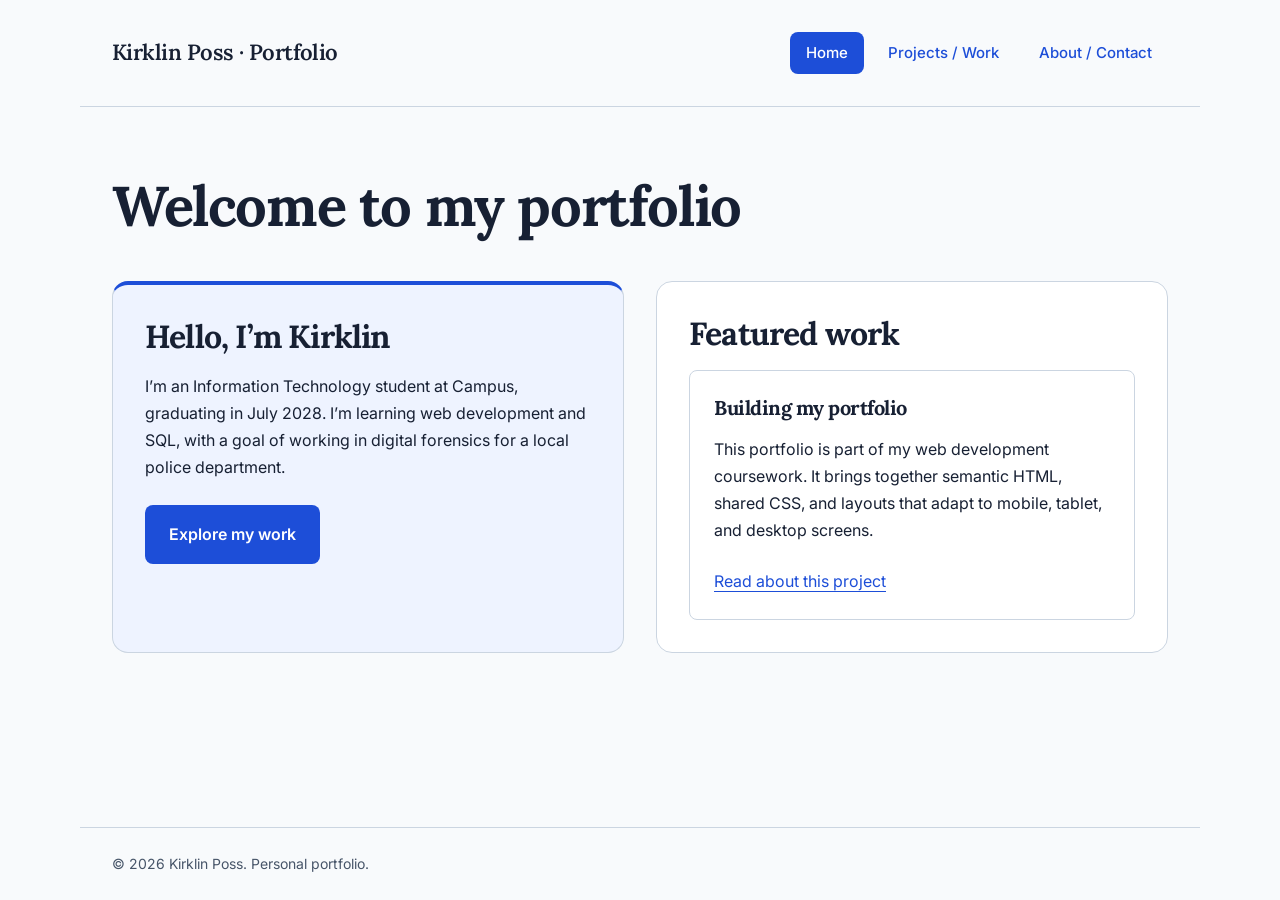
<file: index.html>
<!DOCTYPE html>
<html lang="en">
<head>
  <meta charset="UTF-8">
  <meta name="viewport" content="width=device-width, initial-scale=1.0">
  <meta name="description" content="Home page of Kirklin Poss’s personal portfolio.">
  <title>Home | Kirklin Poss</title>
  <link rel="preconnect" href="https://fonts.googleapis.com">
  <link rel="preconnect" href="https://fonts.gstatic.com" crossorigin>
  <link href="https://fonts.googleapis.com/css2?family=Inter:wght@400;500;600&amp;family=Lora:wght@400;500;600;700&amp;display=swap" rel="stylesheet">
  <link rel="stylesheet" href="styles.css">
</head>
<body>
  <a class="skip-link" href="#main-content">Skip to main content</a>
  <header class="site-header">
    <p class="site-name">Kirklin Poss · Portfolio</p>
    <nav aria-label="Main navigation">
      <ul>
        <li><a href="index.html" aria-current="page">Home</a></li>
        <li><a href="projects.html">Projects / Work</a></li>
        <li><a href="about.html">About / Contact</a></li>
      </ul>
    </nav>
  </header>
  <main id="main-content" class="home-layout">
    <h1>Welcome to my portfolio</h1>
    <section class="home-intro" aria-labelledby="intro-title">
      <h2 id="intro-title">Hello, I’m Kirklin</h2>
      <p>I’m an Information Technology student at Campus, graduating in July 2028. I’m learning web development and SQL, with a goal of working in digital forensics for a local police department.</p>
      <a class="button" href="projects.html">Explore my work</a>
    </section>
    <section aria-labelledby="featured-title">
      <h2 id="featured-title">Featured work</h2>
      <article>
        <h3>Building my portfolio</h3>
        <p>This portfolio is part of my web development coursework. It brings together semantic HTML, shared CSS, and layouts that adapt to mobile, tablet, and desktop screens.</p>
        <a href="projects.html#project-one">Read about this project</a>
      </article>
    </section>
  </main>
  <footer>
    <p>&copy; 2026 Kirklin Poss. Personal portfolio.</p>
  </footer>
</body>
</html>
</file>
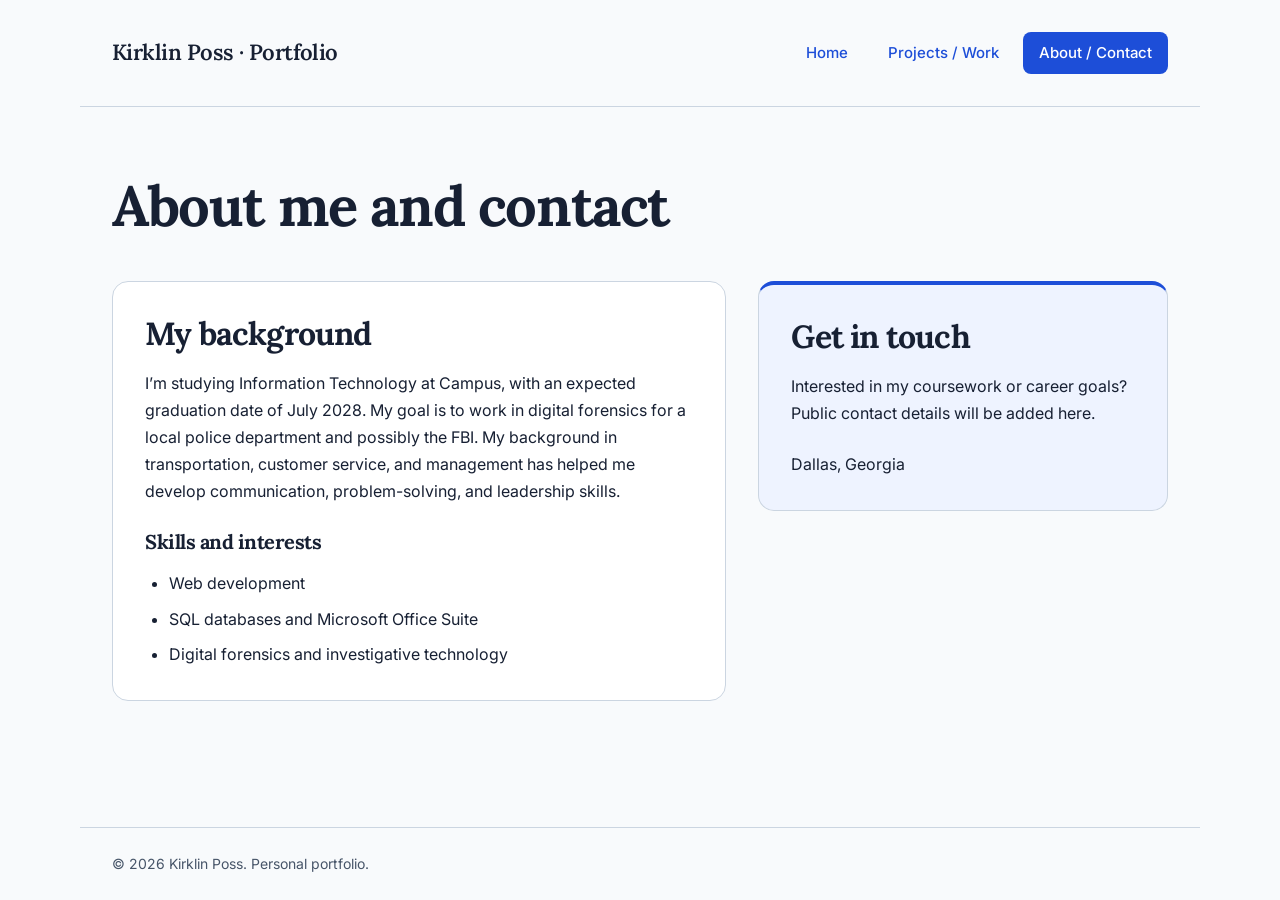
<file: about.html>
<!DOCTYPE html>
<html lang="en">
<head>
  <meta charset="UTF-8">
  <meta name="viewport" content="width=device-width, initial-scale=1.0">
  <meta name="description" content="About / Contact page of Kirklin Poss’s personal portfolio.">
  <title>About / Contact | Kirklin Poss</title>
  <link rel="preconnect" href="https://fonts.googleapis.com">
  <link rel="preconnect" href="https://fonts.gstatic.com" crossorigin>
  <link href="https://fonts.googleapis.com/css2?family=Inter:wght@400;500;600&amp;family=Lora:wght@400;500;600;700&amp;display=swap" rel="stylesheet">
  <link rel="stylesheet" href="styles.css">
</head>
<body>
  <a class="skip-link" href="#main-content">Skip to main content</a>
  <header class="site-header">
    <p class="site-name">Kirklin Poss · Portfolio</p>
    <nav aria-label="Main navigation">
      <ul>
        <li><a href="index.html">Home</a></li>
        <li><a href="projects.html">Projects / Work</a></li>
        <li><a href="about.html" aria-current="page">About / Contact</a></li>
      </ul>
    </nav>
  </header>
  <main id="main-content" class="about-layout">
    <h1>About me and contact</h1>
    <section aria-labelledby="about-title">
      <h2 id="about-title">My background</h2>
      <p>I’m studying Information Technology at Campus, with an expected graduation date of July 2028. My goal is to work in digital forensics for a local police department and possibly the FBI. My background in transportation, customer service, and management has helped me develop communication, problem-solving, and leadership skills.</p>
      <h3>Skills and interests</h3>
      <ul>
        <li>Web development</li>
        <li>SQL databases and Microsoft Office Suite</li>
        <li>Digital forensics and investigative technology</li>
      </ul>
    </section>
    <section id="contact-section" aria-labelledby="contact-title">
      <h2 id="contact-title">Get in touch</h2>
      <p>Interested in my coursework or career goals? Public contact details will be added here.</p>
      <address>Dallas, Georgia</address>
      <!-- Replace the placeholder with your real contact details when ready. -->
    </section>
  </main>
  <footer>
    <p>&copy; 2026 Kirklin Poss. Personal portfolio.</p>
  </footer>
</body>
</html>
</file>
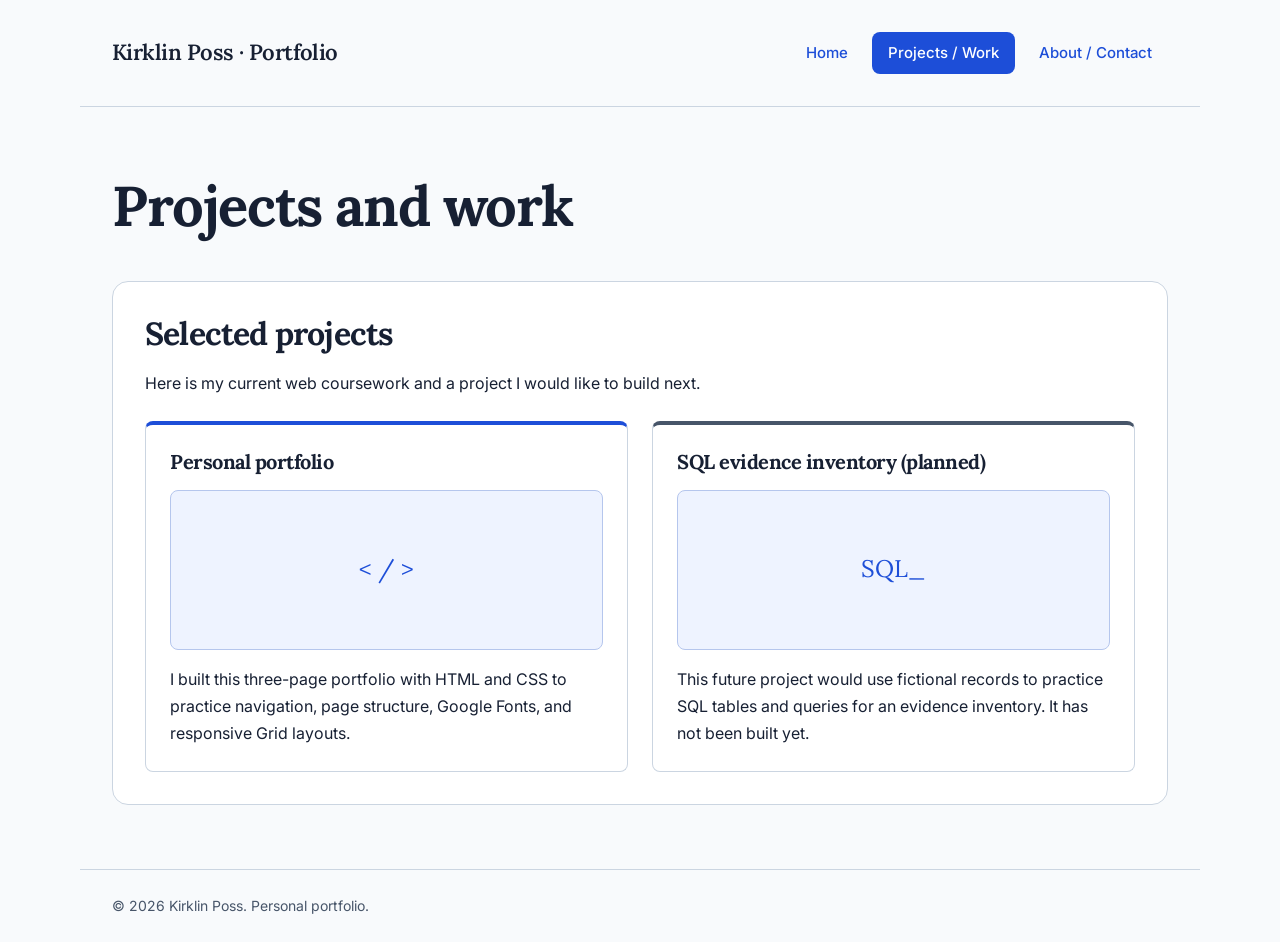
<file: projects.html>
<!DOCTYPE html>
<html lang="en">
<head>
  <meta charset="UTF-8">
  <meta name="viewport" content="width=device-width, initial-scale=1.0">
  <meta name="description" content="Projects / Work page of Kirklin Poss’s personal portfolio.">
  <title>Projects / Work | Kirklin Poss</title>
  <link rel="preconnect" href="https://fonts.googleapis.com">
  <link rel="preconnect" href="https://fonts.gstatic.com" crossorigin>
  <link href="https://fonts.googleapis.com/css2?family=Inter:wght@400;500;600&amp;family=Lora:wght@400;500;600;700&amp;display=swap" rel="stylesheet">
  <link rel="stylesheet" href="styles.css">
</head>
<body>
  <a class="skip-link" href="#main-content">Skip to main content</a>
  <header class="site-header">
    <p class="site-name">Kirklin Poss · Portfolio</p>
    <nav aria-label="Main navigation">
      <ul>
        <li><a href="index.html">Home</a></li>
        <li><a href="projects.html" aria-current="page">Projects / Work</a></li>
        <li><a href="about.html">About / Contact</a></li>
      </ul>
    </nav>
  </header>
  <main id="main-content">
    <h1>Projects and work</h1>
    <section aria-labelledby="project-list-title">
      <h2 id="project-list-title">Selected projects</h2>
      <p>Here is my current web coursework and a project I would like to build next.</p>
      <div class="project-grid">
        <article id="project-one">
          <h3>Personal portfolio</h3>
          <div class="placeholder" role="img" aria-label="HTML code symbols representing the portfolio project">&lt; / &gt;</div>
          <p>I built this three-page portfolio with HTML and CSS to practice navigation, page structure, Google Fonts, and responsive Grid layouts.</p>
        </article>
        <article id="project-two">
          <h3>SQL evidence inventory (planned)</h3>
          <div class="placeholder" role="img" aria-label="SQL lettering representing a planned database project">SQL_</div>
          <p>This future project would use fictional records to practice SQL tables and queries for an evidence inventory. It has not been built yet.</p>
        </article>
      </div>
    </section>
  </main>
  <footer>
    <p>&copy; 2026 Kirklin Poss. Personal portfolio.</p>
  </footer>
</body>
</html>
</file>
<file: styles.css>
/* Planned palette from wireframe.svg. Spacing follows an 8px scale. */
:root {
  --background: #f8fafc;
  --surface: #fff;
  --ink: #172033;
  --accent: #1d4ed8;
  --accent-dark: #173eab;
  --muted: #475569;
  --line: #cbd5e1;
  --space-1: 8px;
  --space-2: 16px;
  --space-3: 24px;
  --space-4: 32px;
  --space-6: 48px;
  --space-8: 64px;
}
* { box-sizing: border-box; }
html { scroll-behavior: smooth; }
/* Type selectors apply to all three pages. */
body {
  margin: 0;
  background: var(--background);
  color: var(--ink);
  font-family: 'Inter', Arial, sans-serif;
  line-height: 1.7;
  overflow-wrap: anywhere;
  min-height: 100vh;
  display: flex;
  flex-direction: column;
}
h1, h2, h3, .site-name {
  font-family: 'Lora', Georgia, serif;
  line-height: 1.25;
  letter-spacing: -.025em;
}
h1 { font-size: clamp(2rem, 4.5vw, 3.5rem); margin: 0; max-width: 22ch; }
h2 { font-size: clamp(1.5rem, 3vw, 2rem); margin: 0 0 var(--space-2); }
h3 { font-size: 1.25rem; margin: 0 0 var(--space-2); }
p { margin: 0 0 var(--space-3); }
a { color: var(--accent); text-underline-offset: 4px; }
a:hover { color: var(--accent-dark); }
a:focus-visible { outline: 3px solid var(--accent); outline-offset: 4px; }
/* Class selectors provide shared layout and components. */
.site-header, main, footer { width: min(1120px, 100%); margin-inline: auto; padding: var(--space-3) var(--space-2); }
.site-header { border-bottom: 1px solid var(--line); }
.site-name { font-size: 1.375rem; font-weight: 600; margin: 0 0 var(--space-2); }
nav ul { display: flex; flex-direction: column; gap: var(--space-1); margin: 0; padding: 0; list-style: none; }
nav a { display: block; padding: var(--space-1) var(--space-2); border-radius: 8px; text-decoration: none; font-size: .9375rem; font-weight: 500; }
nav a:hover { background: #e8efff; }
nav a[aria-current="page"] { background: var(--accent); color: white; }
/* ID selector: the page content is a Grid on every page. */
#main-content { display: grid; gap: var(--space-3); padding-block: var(--space-6); flex: 1; align-content: start; }
#main-content > h1 { grid-column: 1 / -1; margin-bottom: var(--space-1); }
section { min-width: 0; margin: 0; padding: var(--space-3); background: var(--surface); border: 1px solid var(--line); border-radius: 16px; }
section > :last-child, article > :last-child { margin-bottom: 0; }
article { min-width: 0; padding: var(--space-3); background: var(--surface); border: 1px solid var(--line); border-radius: 8px; }
.project-grid { display: grid; grid-template-columns: minmax(0, 1fr); gap: var(--space-3); }
.project-grid article { display: flex; flex-direction: column; gap: var(--space-2); }
.project-grid article > * { margin: 0; }
.placeholder { display: grid; place-items: center; min-height: 160px; border: 1px solid #b5c6ed; border-radius: 8px; background: #eef3ff; padding: var(--space-2); text-align: center; color: var(--accent); font-family: 'Lora', Georgia, serif; font-size: 1.5rem; }
.button { display: inline-block; max-width: 100%; padding: var(--space-2) var(--space-3); background: var(--accent); color: white; border-radius: 8px; font-weight: 600; text-decoration: none; }
.button:hover { color: white; background: var(--accent-dark); }
.home-intro { background: #eef3ff; border-top: 4px solid var(--accent); }
.home-intro p { max-width: 55ch; }
#project-one { border-top: 4px solid var(--accent); }
#project-two { border-top: 4px solid var(--muted); }
#contact-section { background: #eef3ff; border-top: 4px solid var(--accent); }
section ul { margin: 0; padding-left: var(--space-3); }
section li + li { margin-top: var(--space-1); }
address { font-style: normal; }
footer { border-top: 1px solid var(--line); color: var(--muted); font-size: .875rem; }
footer p { margin: 0; }
img, svg { display: block; max-width: 100%; height: auto; }
.skip-link { position: absolute; left: var(--space-2); top: var(--space-2); transform: translateY(-200%); padding: var(--space-2); background: white; z-index: 10; }
.skip-link:focus { transform: translateY(0); }
/* Tablet: two project columns and horizontal, wrapping navigation. */
@media (min-width: 640px) {
  .site-header, main, footer { padding-inline: var(--space-4); }
  nav ul { flex-direction: row; flex-wrap: wrap; }
  .project-grid { grid-template-columns: repeat(2, minmax(0, 1fr)); }
  section { padding: var(--space-4); }
  .home-layout { grid-template-columns: repeat(2, minmax(0, 1fr)); }
}
/* Desktop: header becomes one row; biography and contact sit side by side. */
@media (min-width: 1024px) {
  .site-header { display: flex; align-items: center; justify-content: space-between; gap: var(--space-3); padding-block: var(--space-4); }
  .site-name { margin: 0; }
  #main-content { padding-block: var(--space-8); gap: var(--space-4); }
  .about-layout { grid-template-columns: minmax(0, 3fr) minmax(0, 2fr); }
  .about-layout section { align-self: start; }
}
@media (prefers-reduced-motion: reduce) {
  html { scroll-behavior: auto; }
}
</file>
